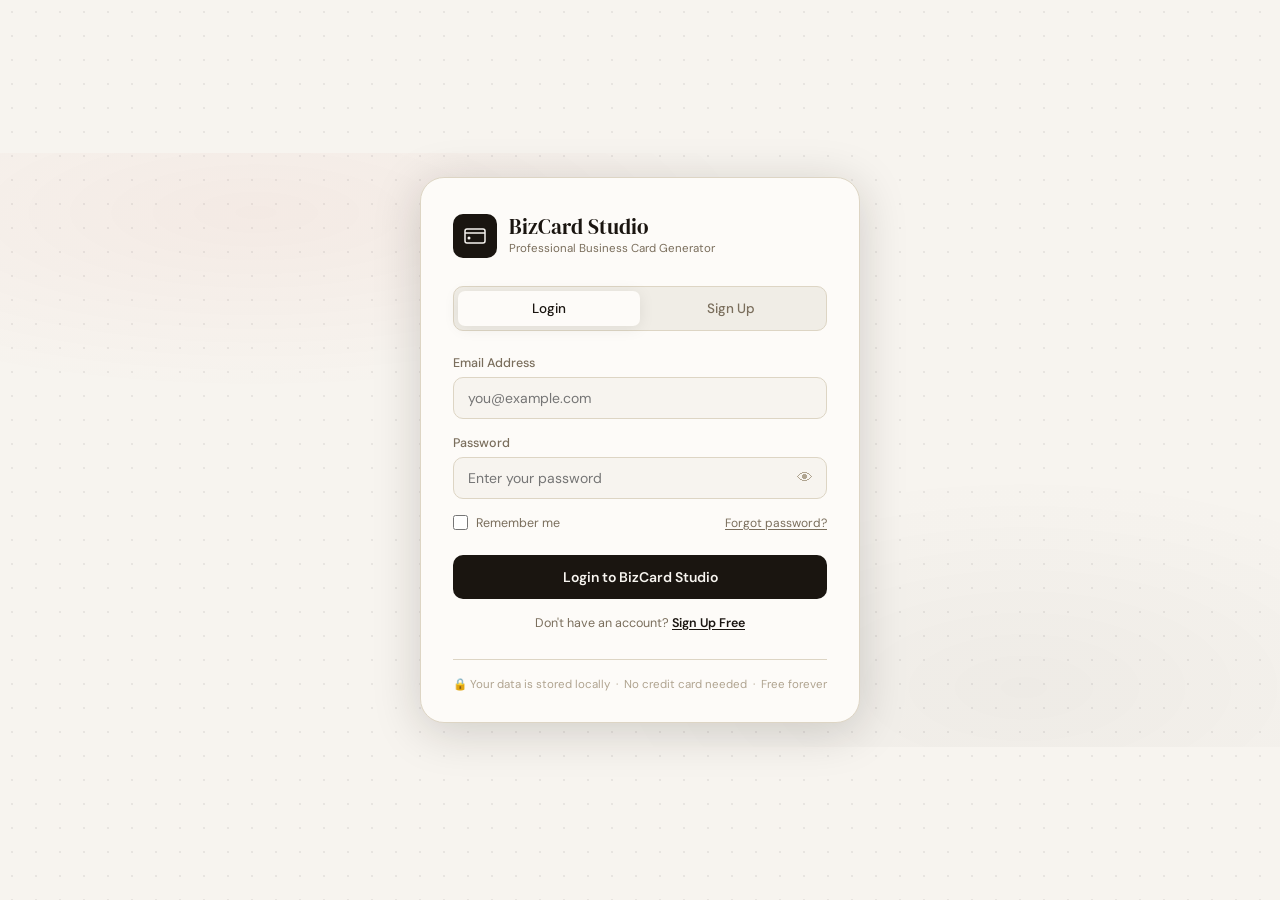
<file: Index.html>
<!DOCTYPE html>
<html lang="en">
<head>
  <meta charset="UTF-8" />
  <meta name="viewport" content="width=device-width, initial-scale=1.0" />
  <title>BizCard Studio — Login</title>
  <link href="https://fonts.googleapis.com/css2?family=DM+Serif+Display:ital@0;1&family=DM+Sans:wght@300;400;500;600&display=swap" rel="stylesheet" />
  <link rel="stylesheet" href="style.css" />
</head>
<body class="auth-page">

  <div class="auth-overlay">
    <div class="auth-card">

      <!-- Logo -->
      <div class="auth-logo">
        <div class="logo-box">
          <svg viewBox="0 0 24 24" xmlns="http://www.w3.org/2000/svg">
            <rect x="2" y="5" width="20" height="14" rx="2" fill="none" stroke="#F7F4EF" stroke-width="1.5"/>
            <line x1="2" y1="9" x2="22" y2="9" stroke="#F7F4EF" stroke-width="1.5"/>
            <circle cx="6" cy="14" r="1.5" fill="#F7F4EF"/>
          </svg>
        </div>
        <div>
          <div class="auth-brand-name">BizCard Studio</div>
          <div class="auth-brand-sub">Professional Business Card Generator</div>
        </div>
      </div>

      <!-- Tab Switcher -->
      <div class="auth-tabs">
        <button class="auth-tab active" id="tabLogin">Login</button>
        <button class="auth-tab" id="tabSignup" onclick="window.location.href='signup.html'">Sign Up</button>
      </div>

      <!-- Message Box -->
      <div class="auth-message" id="authMessage"></div>

      <!-- LOGIN FORM -->
      <form id="loginForm" class="auth-form" onsubmit="handleLogin(event)">

        <div class="auth-field">
          <label for="loginEmail">Email Address</label>
          <input type="email" id="loginEmail" placeholder="you@example.com" required autocomplete="email" />
        </div>

        <div class="auth-field">
          <label for="loginPassword">Password</label>
          <div class="password-wrap">
            <input type="password" id="loginPassword" placeholder="Enter your password" required autocomplete="current-password" />
            <button type="button" class="toggle-pw" onclick="togglePassword('loginPassword', this)">👁</button>
          </div>
        </div>

        <div class="auth-remember-row">
          <label class="checkbox-label">
            <input type="checkbox" id="rememberMe" />
            <span>Remember me</span>
          </label>
          <button type="button" class="forgot-link" onclick="showForgotMessage()">Forgot password?</button>
        </div>

        <button type="submit" class="auth-submit-btn" id="loginBtn">
          Login to BizCard Studio
        </button>

        <p class="auth-switch-text">
          Don't have an account?
          <button type="button" onclick="window.location.href='signup.html'">Sign Up Free</button>
        </p>

      </form>

      <!-- Footer Strip -->
      <div class="auth-footer-strip">
        🔒 Your data is stored locally &nbsp;·&nbsp; No credit card needed &nbsp;·&nbsp; Free forever
      </div>

    </div>
  </div>

  <script src="script.js"></script>
  <script>
    // Redirect to app if already logged in
    document.addEventListener('DOMContentLoaded', function () {
      var raw = localStorage.getItem('bizcardSession') || sessionStorage.getItem('bizcardSession');
      if (raw) {
        try {
          var session = JSON.parse(raw);
          if (session && session.email) {
            window.location.href = 'app.html';
          }
        } catch (e) {}
      }
    });
  </script>
</body>
</html>
</file>
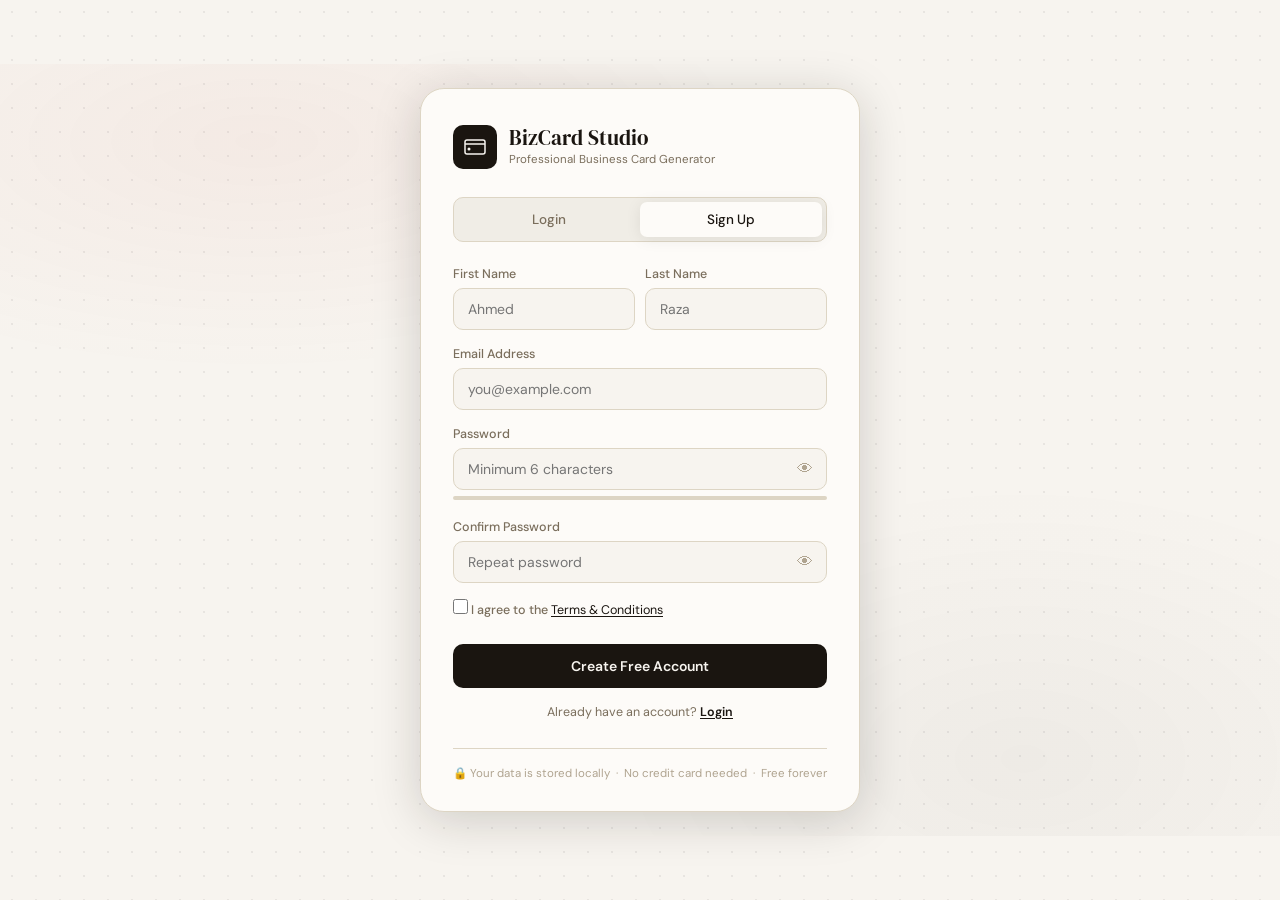
<file: signup.html>
<!DOCTYPE html>
<html lang="en">
<head>
  <meta charset="UTF-8" />
  <meta name="viewport" content="width=device-width, initial-scale=1.0" />
  <title>BizCard Studio — Sign Up</title>
  <link href="https://fonts.googleapis.com/css2?family=DM+Serif+Display:ital@0;1&family=DM+Sans:wght@300;400;500;600&display=swap" rel="stylesheet" />
  <link rel="stylesheet" href="style.css" />
</head>
<body class="auth-page">

  <div class="auth-overlay">
    <div class="auth-card">

      <!-- Logo -->
      <div class="auth-logo">
        <div class="logo-box">
          <svg viewBox="0 0 24 24" xmlns="http://www.w3.org/2000/svg">
            <rect x="2" y="5" width="20" height="14" rx="2" fill="none" stroke="#F7F4EF" stroke-width="1.5"/>
            <line x1="2" y1="9" x2="22" y2="9" stroke="#F7F4EF" stroke-width="1.5"/>
            <circle cx="6" cy="14" r="1.5" fill="#F7F4EF"/>
          </svg>
        </div>
        <div>
          <div class="auth-brand-name">BizCard Studio</div>
          <div class="auth-brand-sub">Professional Business Card Generator</div>
        </div>
      </div>

      <!-- Tab Switcher -->
      <div class="auth-tabs">
        <button class="auth-tab" id="tabLogin" onclick="window.location.href='index.html'">Login</button>
        <button class="auth-tab active" id="tabSignup">Sign Up</button>
      </div>

      <!-- Message Box -->
      <div class="auth-message" id="authMessage"></div>

      <!-- SIGNUP FORM -->
      <form id="signupForm" class="auth-form" onsubmit="handleSignup(event)">

        <div class="auth-field-row">
          <div class="auth-field">
            <label for="signupFirstName">First Name</label>
            <input type="text" id="signupFirstName" placeholder="Ahmed" required maxlength="30" />
          </div>
          <div class="auth-field">
            <label for="signupLastName">Last Name</label>
            <input type="text" id="signupLastName" placeholder="Raza" maxlength="30" />
          </div>
        </div>

        <div class="auth-field">
          <label for="signupEmail">Email Address</label>
          <input type="email" id="signupEmail" placeholder="you@example.com" required autocomplete="email" />
        </div>

        <div class="auth-field">
          <label for="signupPassword">Password</label>
          <div class="password-wrap">
            <input type="password" id="signupPassword" placeholder="Minimum 6 characters" required minlength="6" autocomplete="new-password" />
            <button type="button" class="toggle-pw" onclick="togglePassword('signupPassword', this)">👁</button>
          </div>
          <div class="pw-strength-wrap">
            <div class="pw-strength-bar" id="pwStrengthBar"></div>
          </div>
          <div class="pw-strength-label" id="pwStrengthLabel"></div>
        </div>

        <div class="auth-field">
          <label for="signupConfirm">Confirm Password</label>
          <div class="password-wrap">
            <input type="password" id="signupConfirm" placeholder="Repeat password" required autocomplete="new-password" />
            <button type="button" class="toggle-pw" onclick="togglePassword('signupConfirm', this)">👁</button>
          </div>
        </div>

        <div class="auth-field">
          <label class="checkbox-label">
            <input type="checkbox" id="agreeTerms" required />
            <span>I agree to the <button type="button" class="terms-link">Terms &amp; Conditions</button></span>
          </label>
        </div>

        <button type="submit" class="auth-submit-btn" id="signupBtn">
          Create Free Account
        </button>

        <p class="auth-switch-text">
          Already have an account?
          <button type="button" onclick="window.location.href='index.html'">Login</button>
        </p>

      </form>

      <!-- Footer Strip -->
      <div class="auth-footer-strip">
        🔒 Your data is stored locally &nbsp;·&nbsp; No credit card needed &nbsp;·&nbsp; Free forever
      </div>

    </div>
  </div>

  <script src="script.js"></script>
  <script>
    // Password strength listener
    document.addEventListener('DOMContentLoaded', function () {
      var signupPw = document.getElementById('signupPassword');
      if (signupPw) {
        signupPw.addEventListener('input', function () {
          checkPasswordStrength(this.value);
        });
      }
    });
  </script>
</body>
</html>
</file>
<file: style.css>
/* ============================================================
   style.css  —  BizCard Studio
   ============================================================ */

/* ============================================================
   1.  CSS VARIABLES
   ============================================================ */
:root {
  --bg:        #F7F4EF;
  --surface:   #FDFBF8;
  --surface2:  #F0EDE6;
  --surface3:  #E8E2D6;
  --ink:       #1A1510;
  --ink2:      #3D3628;
  --ink3:      #7A6E5C;
  --ink4:      #B0A490;
  --border:    #DDD5C4;
  --border2:   #C8BDA8;
  --accent:        #1A1510;
  --accent-hover:  #3D3628;
  --red:         #C0392B;
  --red-pale:    #FAE8E6;
  --green:       #27AE60;
  --green-pale:  #E6F5EC;
  --yellow:      #F39C12;
  --yellow-pale: #FEF5E5;
  --radius:    10px;
  --radius-lg: 18px;
  --radius-xl: 24px;
  --shadow:    0 2px 16px rgba(26, 21, 16, 0.08);
  --shadow-md: 0 4px 24px rgba(26, 21, 16, 0.12);
  --shadow-lg: 0 8px 48px rgba(26, 21, 16, 0.18);
  --nav-h: 58px;
}

/* ============================================================
   2.  RESET & BASE
   ============================================================ */
*, *::before, *::after { box-sizing: border-box; margin: 0; padding: 0; }
html { scroll-behavior: smooth; font-size: 16px; }
body {
  font-family: 'DM Sans', sans-serif;
  background: var(--bg);
  color: var(--ink);
  min-height: 100vh;
  overflow-x: hidden;
  -webkit-font-smoothing: antialiased;
}
button { font-family: 'DM Sans', sans-serif; cursor: pointer; }
input, select, textarea { font-family: 'DM Sans', sans-serif; }

/* ============================================================
   3.  BACKGROUND DOT PATTERN
   ============================================================ */
body::before {
  content: '';
  position: fixed;
  inset: 0;
  z-index: 0;
  pointer-events: none;
  background-image: radial-gradient(circle, rgba(26, 21, 16, 0.065) 1px, transparent 1px);
  background-size: 24px 24px;
}

/* ============================================================
   4.  AUTH OVERLAY & CARD
   ============================================================ */
.auth-page { display: flex; align-items: center; justify-content: center; min-height: 100vh; }

.auth-overlay {
  position: relative;
  z-index: 1;
  display: flex;
  align-items: center;
  justify-content: center;
  padding: 1.5rem;
  width: 100%;
  background-image:
    radial-gradient(ellipse 70% 50% at 20% 10%, rgba(192, 57, 43, 0.05) 0%, transparent 60%),
    radial-gradient(ellipse 60% 60% at 80% 90%, rgba(26, 21, 16, 0.04) 0%, transparent 60%);
}

.auth-card {
  background: var(--surface);
  border: 1px solid var(--border);
  border-radius: var(--radius-xl);
  box-shadow: var(--shadow-lg);
  width: 100%;
  max-width: 440px;
  padding: 2.25rem 2rem 1.75rem;
  position: relative;
  z-index: 1;
  animation: slideUp 0.4s ease forwards;
}

/* ============================================================
   5.  AUTH LOGO
   ============================================================ */
.auth-logo { display: flex; align-items: center; gap: 12px; margin-bottom: 1.75rem; }

.logo-box {
  width: 44px; height: 44px;
  background: var(--accent);
  border-radius: 10px;
  display: flex; align-items: center; justify-content: center;
  flex-shrink: 0;
}
.logo-box svg { width: 24px; height: 24px; }

.logo-sm { width: 34px; height: 34px; border-radius: 8px; }
.logo-sm svg { width: 18px; height: 18px; }

.auth-brand-name { font-family: 'DM Serif Display', serif; font-size: 1.3rem; color: var(--ink); line-height: 1.1; }
.auth-brand-sub  { font-size: 11.5px; color: var(--ink3); margin-top: 2px; }

/* ============================================================
   6.  AUTH TABS
   ============================================================ */
.auth-tabs {
  display: flex;
  background: var(--surface2);
  border: 1px solid var(--border);
  border-radius: var(--radius);
  padding: 4px;
  margin-bottom: 1.5rem;
}
.auth-tab {
  flex: 1; padding: 9px 12px; border: none;
  border-radius: 7px; background: transparent;
  color: var(--ink3); font-size: 13.5px; font-weight: 500;
  cursor: pointer; transition: all 0.2s;
}
.auth-tab.active { background: var(--surface); color: var(--ink); box-shadow: var(--shadow); }
.auth-tab:hover:not(.active) { color: var(--ink2); }

/* ============================================================
   7.  AUTH FORMS
   ============================================================ */
.auth-form { display: flex; flex-direction: column; }
.auth-field { margin-bottom: 1rem; }
.auth-field label { display: block; font-size: 12.5px; font-weight: 500; color: var(--ink3); margin-bottom: 6px; }

.auth-field input[type="text"],
.auth-field input[type="email"],
.auth-field input[type="password"] {
  width: 100%; padding: 11px 14px;
  background: var(--bg); border: 1.5px solid var(--border);
  border-radius: var(--radius); font-size: 14px; color: var(--ink);
  outline: none; transition: border-color 0.2s, background 0.2s, box-shadow 0.2s;
}
.auth-field input:focus {
  border-color: var(--accent); background: var(--surface);
  box-shadow: 0 0 0 3px rgba(26, 21, 16, 0.06);
}
.auth-field input.input-error { border-color: var(--red); background: var(--red-pale); }

.auth-field-row { display: grid; grid-template-columns: 1fr 1fr; gap: 10px; }

.auth-remember-row {
  display: flex; align-items: center;
  justify-content: space-between; margin-bottom: 1.25rem;
}

.auth-message { display: none; padding: 10px 14px; border-radius: var(--radius); font-size: 13px; margin-bottom: 1rem; line-height: 1.5; }
.auth-message.error   { display: block; background: var(--red-pale);    color: var(--red);   border: 1px solid rgba(192,57,43,0.25); }
.auth-message.success { display: block; background: var(--green-pale);  color: var(--green); border: 1px solid rgba(39,174,96,0.25); }
.auth-message.info    { display: block; background: var(--yellow-pale); color: #7D5A0A;      border: 1px solid rgba(243,156,18,0.25); }

/* ============================================================
   8.  PASSWORD TOGGLE & STRENGTH BAR
   ============================================================ */
.password-wrap { position: relative; }
.password-wrap input { padding-right: 44px; }

.toggle-pw {
  position: absolute; right: 10px; top: 50%; transform: translateY(-50%);
  background: none; border: none; cursor: pointer;
  font-size: 16px; color: var(--ink4); padding: 4px; line-height: 1;
  transition: color 0.15s;
}
.toggle-pw:hover { color: var(--ink2); }

.pw-strength-wrap { height: 4px; background: var(--border); border-radius: 99px; margin-top: 6px; overflow: hidden; }
.pw-strength-bar  { height: 100%; border-radius: 99px; width: 0%; transition: width 0.3s ease, background 0.3s; }
.pw-strength-bar.weak   { width: 25%; background: var(--red); }
.pw-strength-bar.fair   { width: 50%; background: var(--yellow); }
.pw-strength-bar.good   { width: 75%; background: #3498DB; }
.pw-strength-bar.strong { width: 100%; background: var(--green); }
.pw-strength-label { font-size: 11px; color: var(--ink4); margin-top: 3px; }

/* ============================================================
   9.  AUTH BUTTONS & LINKS
   ============================================================ */
.auth-submit-btn {
  width: 100%; padding: 13px 20px;
  background: var(--accent); color: #F7F4EF;
  border: none; border-radius: var(--radius);
  font-size: 14px; font-weight: 600; cursor: pointer;
  transition: background 0.2s, transform 0.1s, box-shadow 0.2s;
  margin-top: 0.25rem; margin-bottom: 1rem;
}
.auth-submit-btn:hover  { background: var(--accent-hover); box-shadow: 0 4px 14px rgba(26,21,16,0.28); transform: translateY(-1px); }
.auth-submit-btn:active { transform: scale(0.98); }
.auth-submit-btn.loading { opacity: 0.7; pointer-events: none; }

.auth-switch-text { font-size: 12.5px; color: var(--ink3); text-align: center; margin-bottom: 0.5rem; }
.auth-switch-text button { background: none; border: none; color: var(--ink); font-weight: 600; font-size: 12.5px; cursor: pointer; text-decoration: underline; text-underline-offset: 2px; }

.forgot-link { background: none; border: none; color: var(--ink3); font-size: 12px; cursor: pointer; text-decoration: underline; text-underline-offset: 2px; }
.forgot-link:hover { color: var(--ink); }

.terms-link { background: none; border: none; color: var(--ink); font-size: inherit; font-family: inherit; cursor: pointer; text-decoration: underline; text-underline-offset: 2px; padding: 0; }

.checkbox-label { display: flex; align-items: center; gap: 8px; font-size: 12.5px; color: var(--ink3); cursor: pointer; user-select: none; }
.checkbox-label input[type="checkbox"] { width: 15px; height: 15px; cursor: pointer; accent-color: var(--accent); }

/* ============================================================
   10. AUTH FOOTER STRIP
   ============================================================ */
.auth-footer-strip { margin-top: 1.25rem; padding-top: 1rem; border-top: 1px solid var(--border); font-size: 11.5px; color: var(--ink4); text-align: center; line-height: 1.6; }

/* ============================================================
   11. TOP NAVIGATION BAR
   ============================================================ */
.top-nav {
  height: var(--nav-h);
  background: var(--accent);
  border-bottom: 1px solid rgba(255,255,255,0.08);
  display: flex; align-items: center; justify-content: space-between;
  padding: 0 1.5rem;
  position: sticky; top: 0; z-index: 100; gap: 1rem;
}
.nav-logo     { display: flex; align-items: center; gap: 10px; flex-shrink: 0; }
.nav-brand    { font-family: 'DM Serif Display', serif; font-size: 1.1rem; color: #F7F4EF; }
.nav-brand span { color: rgba(247,244,239,0.55); }
.nav-center   { flex: 1; text-align: center; }
.nav-page-title { font-size: 12.5px; font-weight: 500; color: rgba(247,244,239,0.55); text-transform: uppercase; letter-spacing: 0.1em; }
.nav-right    { display: flex; align-items: center; gap: 12px; flex-shrink: 0; }
.nav-user-info { display: flex; align-items: center; gap: 10px; }
.nav-greeting { font-size: 13px; color: rgba(247,244,239,0.70); }
.nav-avatar   { width: 32px; height: 32px; border-radius: 50%; background: rgba(247,244,239,0.15); border: 1.5px solid rgba(247,244,239,0.25); color: #F7F4EF; font-size: 13px; font-weight: 600; display: flex; align-items: center; justify-content: center; text-transform: uppercase; flex-shrink: 0; }
.nav-logout-btn { padding: 7px 14px; background: rgba(247,244,239,0.10); border: 1px solid rgba(247,244,239,0.18); border-radius: 8px; color: rgba(247,244,239,0.80); font-size: 12.5px; font-weight: 500; cursor: pointer; transition: all 0.15s; }
.nav-logout-btn:hover { background: rgba(247,244,239,0.18); color: #F7F4EF; }

/* ============================================================
   12. MAIN APP LAYOUT
   ============================================================ */
.app { position: relative; z-index: 1; display: grid; grid-template-columns: 400px 1fr; height: calc(100vh - var(--nav-h)); }

/* ============================================================
   13. LEFT PANEL
   ============================================================ */
.panel { background: var(--surface); border-right: 1px solid var(--border); overflow-y: auto; height: 100%; display: flex; flex-direction: column; }
.panel::-webkit-scrollbar       { width: 3px; }
.panel::-webkit-scrollbar-track { background: transparent; }
.panel::-webkit-scrollbar-thumb { background: var(--border2); border-radius: 99px; }

/* ============================================================
   14. SECTION BLOCKS
   ============================================================ */
.section { padding: 1.25rem 1.5rem; border-bottom: 1px solid var(--border); }
.section:last-child { border-bottom: none; }
.sec-title { font-size: 10.5px; font-weight: 600; text-transform: uppercase; letter-spacing: 0.1em; color: var(--ink3); margin-bottom: 1rem; display: flex; align-items: center; gap: 7px; }
.sec-title::before { content: ''; display: block; width: 14px; height: 1.5px; background: var(--ink); border-radius: 99px; }

/* ============================================================
   15. FORM ELEMENTS
   ============================================================ */
.field { margin-bottom: 0.9rem; }
.field label { display: block; font-size: 12px; font-weight: 500; color: var(--ink3); margin-bottom: 5px; }
.field input, .field select { width: 100%; padding: 9px 12px; background: var(--bg); border: 1px solid var(--border); border-radius: var(--radius); font-size: 13.5px; color: var(--ink); outline: none; transition: border-color 0.2s, background 0.2s; }
.field input:focus, .field select:focus { border-color: var(--ink); background: var(--surface); }
.field select { appearance: none; -webkit-appearance: none; cursor: pointer; background-image: url("data:image/svg+xml,%3Csvg xmlns='http://www.w3.org/2000/svg' width='10' height='6'%3E%3Cpath d='M0 0l5 6 5-6z' fill='%237A6E5C'/%3E%3C/svg%3E"); background-repeat: no-repeat; background-position: right 12px center; padding-right: 32px; }
.field input[type="color"] { height: 38px; padding: 3px 6px; cursor: pointer; border-radius: var(--radius); }
.field-row { display: grid; grid-template-columns: 1fr 1fr; gap: 8px; }

/* ============================================================
   16. TEMPLATE PICKER
   ============================================================ */
.tpl-grid { display: grid; grid-template-columns: repeat(3, 1fr); gap: 8px; }
.tpl-thumb { border: 2px solid var(--border); border-radius: var(--radius); overflow: hidden; cursor: pointer; transition: border-color 0.15s, transform 0.12s; aspect-ratio: 1.75; position: relative; }
.tpl-thumb:hover { transform: translateY(-2px); border-color: var(--border2); }
.tpl-thumb.selected { border-color: var(--ink); border-width: 2.5px; }
.tpl-preview { width: 100%; height: 100%; position: relative; overflow: hidden; }
.tpl-label { position: absolute; bottom: 0; left: 0; right: 0; background: rgba(26,21,16,0.72); color: #fff; font-size: 9px; text-align: center; padding: 3px 0; letter-spacing: 0.05em; text-transform: uppercase; font-weight: 500; }
.tpl-thumb.selected .tpl-label { background: var(--ink); }

/* ============================================================
   17. BUTTONS
   ============================================================ */
.btn { display: inline-flex; align-items: center; justify-content: center; gap: 7px; padding: 10px 20px; border-radius: var(--radius); border: 1.5px solid transparent; font-size: 13px; font-weight: 500; cursor: pointer; transition: all 0.15s; white-space: nowrap; line-height: 1; }
.btn-dark { background: var(--ink); color: #F7F4EF; border-color: var(--ink); }
.btn-dark:hover { background: var(--ink2); transform: translateY(-1px); box-shadow: 0 4px 14px rgba(26,21,16,0.25); }
.btn-dark:active { transform: scale(0.97); }
.btn-ghost { background: transparent; color: var(--ink2); border-color: var(--border); }
.btn-ghost:hover { border-color: var(--ink); background: var(--surface2); }
.btn-outline-red { background: transparent; color: var(--red); border: 1.5px solid rgba(192,57,43,0.30); }
.btn-outline-red:hover { background: var(--red-pale); border-color: var(--red); }
.btn-full { width: 100%; }
.btn-sm   { padding: 7px 14px; font-size: 12px; }
.action-row { display: flex; gap: 8px; }

/* ============================================================
   18. RIGHT PANEL
   ============================================================ */
.preview-panel { display: flex; flex-direction: column; background: var(--bg); height: 100%; overflow-y: auto; }
.preview-bar { padding: 1rem 2rem; border-bottom: 1px solid var(--border); display: flex; align-items: center; justify-content: space-between; gap: 1rem; background: var(--surface); flex-wrap: wrap; flex-shrink: 0; }
.preview-bar-title { font-family: 'DM Serif Display', serif; font-size: 1rem; color: var(--ink); }
.preview-bar-sub { font-size: 11.5px; color: var(--ink3); margin-top: 1px; }

/* ============================================================
   19. VIEW TABS
   ============================================================ */
.view-tabs { display: flex; gap: 4px; }
.view-tab { padding: 7px 14px; border-radius: 8px; border: 1px solid transparent; background: transparent; color: var(--ink3); font-size: 12px; font-weight: 500; cursor: pointer; transition: all 0.15s; }
.view-tab.active { background: var(--surface2); border-color: var(--border); color: var(--ink); }
.view-tab:hover:not(.active) { color: var(--ink2); background: var(--surface2); }

/* ============================================================
   20. CANVAS AREA
   ============================================================ */
.canvas-area { flex: 1; display: flex; flex-direction: column; align-items: center; justify-content: center; padding: 3rem 2rem; gap: 2rem; overflow-y: auto; }
.card-wrapper { position: relative; filter: drop-shadow(0 12px 36px rgba(26,21,16,0.20)); transition: transform 0.3s; }
.card-wrapper:hover { transform: translateY(-4px) rotate(0.4deg); }
.card-side-label { font-size: 10.5px; color: var(--ink3); text-align: center; margin-bottom: 6px; font-weight: 500; text-transform: uppercase; letter-spacing: 0.06em; }
.card-flip-area { display: flex; gap: 24px; align-items: flex-start; flex-wrap: wrap; justify-content: center; }

/* ============================================================
   21. CARD SHELL
   ============================================================ */
#bizCard { width: 380px; height: 217px; position: relative; overflow: hidden; border-radius: 8px; transition: all 0.3s; }

/* ============================================================
   22. TEMPLATE 1 — Minimal Mono
   ============================================================ */
.tpl-1 { background: #FDFBF8; font-family: 'DM Sans', sans-serif; }
.tpl-1 .t-accent-bar { position: absolute; left: 0; top: 0; bottom: 0; width: 5px; }
.tpl-1 .t-name    { position: absolute; left: 28px; top: 30px; font-size: 20px; font-weight: 600; color: #1A1510; line-height: 1.1; }
.tpl-1 .t-role    { position: absolute; left: 28px; top: 68px; font-size: 10px; text-transform: uppercase; letter-spacing: 0.12em; color: #7A6E5C; }
.tpl-1 .t-company { position: absolute; left: 28px; top: 84px; font-size: 11px; font-weight: 500; color: #3D3628; }
.tpl-1 .t-divider { position: absolute; left: 28px; top: 105px; width: 40px; height: 1.5px; }
.tpl-1 .t-phone   { position: absolute; left: 28px; top: 118px; font-size: 9.5px; color: #7A6E5C; }
.tpl-1 .t-email   { position: absolute; left: 28px; top: 133px; font-size: 9.5px; color: #7A6E5C; }
.tpl-1 .t-website { position: absolute; left: 28px; top: 148px; font-size: 9.5px; color: #7A6E5C; }
.tpl-1 .t-qr      { position: absolute; right: 24px; bottom: 20px; }

/* ============================================================
   23. TEMPLATE 2 — Dark Luxury
   ============================================================ */
.tpl-2 { background: #1A1510; font-family: 'DM Serif Display', serif; }
.tpl-2 .t-geo { position: absolute; right: -20px; top: -20px; width: 130px; height: 130px; border-radius: 50%; opacity: 0.07; }
.tpl-2 .t-name { position: absolute; left: 28px; top: 32px; font-size: 22px; color: #F7F4EF; line-height: 1.1; font-family: 'DM Serif Display', serif; }
.tpl-2 .t-name em { font-style: italic; }
.tpl-2 .t-role    { position: absolute; left: 28px; top: 82px; font-size: 9px; text-transform: uppercase; letter-spacing: 0.18em; color: #B0A490; font-family: 'DM Sans', sans-serif; }
.tpl-2 .t-company { position: absolute; left: 28px; top: 98px; font-size: 11px; color: #C8BDA8; font-family: 'DM Sans', sans-serif; font-weight: 300; }
.tpl-2 .t-line    { position: absolute; right: 28px; top: 0; bottom: 0; width: 1px; background: rgba(255,255,255,0.10); }
.tpl-2 .t-contact-block { position: absolute; right: 44px; top: 50%; transform: translateY(-50%); text-align: right; }
.tpl-2 .t-phone, .tpl-2 .t-email, .tpl-2 .t-website { display: block; font-size: 9.5px; color: #B0A490; font-family: 'DM Sans', sans-serif; margin-bottom: 5px; }
.tpl-2 .t-dot { position: absolute; right: 24px; bottom: 24px; width: 8px; height: 8px; border-radius: 50%; }
.tpl-2 .t-qr  { position: absolute; left: 28px; bottom: 18px; }

/* ============================================================
   24. TEMPLATE 3 — Bold Brutalist
   ============================================================ */
.tpl-3 { background: #F7F4EF; font-family: 'Bebas Neue', sans-serif; }
.tpl-3 .t-topbar  { position: absolute; top: 0; left: 0; right: 0; height: 6px; }
.tpl-3 .t-name    { position: absolute; left: 20px; top: 20px; font-size: 34px; line-height: 0.95; color: #1A1510; letter-spacing: 0.02em; }
.tpl-3 .t-role    { position: absolute; left: 22px; top: 90px; font-size: 13px; color: #7A6E5C; font-family: 'DM Sans', sans-serif; font-weight: 300; text-transform: uppercase; letter-spacing: 0.10em; }
.tpl-3 .t-company { position: absolute; left: 22px; top: 108px; font-size: 11px; color: #1A1510; font-family: 'DM Sans', sans-serif; font-weight: 600; }
.tpl-3 .t-vline   { position: absolute; right: 130px; top: 20px; bottom: 20px; width: 2px; }
.tpl-3 .t-contact-block { position: absolute; right: 18px; top: 50%; transform: translateY(-50%); text-align: right; width: 110px; }
.tpl-3 .t-phone, .tpl-3 .t-email, .tpl-3 .t-website { display: block; font-size: 9px; color: #3D3628; font-family: 'DM Sans', sans-serif; margin-bottom: 5px; line-height: 1.4; }
.tpl-3 .t-qr { position: absolute; left: 22px; bottom: 16px; }

/* ============================================================
   25. TEMPLATE 4 — Classic Editorial
   ============================================================ */
.tpl-4 { background: #FDFBF8; font-family: 'Libre Baskerville', serif; }
.tpl-4 .t-corner-tl { position: absolute; top: 0; left: 0; width: 50px; height: 50px; border-right: 1.5px solid; border-bottom: 1.5px solid; }
.tpl-4 .t-corner-br { position: absolute; bottom: 0; right: 0; width: 50px; height: 50px; border-left: 1.5px solid; border-top: 1.5px solid; }
.tpl-4 .t-name    { position: absolute; left: 50%; top: 36px; transform: translateX(-50%); text-align: center; font-size: 18px; font-weight: 700; color: #1A1510; white-space: nowrap; }
.tpl-4 .t-ornament { position: absolute; left: 50%; top: 68px; transform: translateX(-50%); font-size: 16px; }
.tpl-4 .t-role    { position: absolute; left: 50%; top: 82px; transform: translateX(-50%); text-align: center; font-size: 9px; font-style: italic; color: #7A6E5C; white-space: nowrap; }
.tpl-4 .t-company { position: absolute; left: 50%; top: 98px; transform: translateX(-50%); text-align: center; font-size: 10px; font-family: 'DM Sans', sans-serif; font-weight: 600; text-transform: uppercase; letter-spacing: 0.08em; white-space: nowrap; }
.tpl-4 .t-hline   { position: absolute; left: 50%; top: 116px; transform: translateX(-50%); height: 1px; }
.tpl-4 .t-contact-row { position: absolute; left: 50%; bottom: 30px; transform: translateX(-50%); display: flex; gap: 14px; align-items: center; white-space: nowrap; }
.tpl-4 .t-phone, .tpl-4 .t-email, .tpl-4 .t-website { font-size: 9px; color: #7A6E5C; font-family: 'DM Sans', sans-serif; }
.tpl-4 .t-sep { font-size: 9px; color: #C8BDA8; }
.tpl-4 .t-qr  { position: absolute; right: 60px; bottom: 20px; }

/* ============================================================
   26. TEMPLATE 5 — Modern Split
   ============================================================ */
.tpl-5 { background: #FDFBF8; font-family: 'Josefin Sans', sans-serif; }
.tpl-5 .t-left-panel { position: absolute; left: 0; top: 0; bottom: 0; width: 165px; display: flex; flex-direction: column; justify-content: center; padding: 20px 18px; }
.tpl-5 .t-initial { font-size: 52px; font-weight: 300; line-height: 1; margin-bottom: 4px; letter-spacing: -2px; }
.tpl-5 .t-name    { font-size: 11px; font-weight: 600; letter-spacing: 0.12em; text-transform: uppercase; line-height: 1.3; }
.tpl-5 .t-role    { font-size: 9px; font-weight: 300; letter-spacing: 0.08em; text-transform: uppercase; margin-top: 4px; }
.tpl-5 .t-right-panel { position: absolute; left: 165px; right: 0; top: 0; bottom: 0; padding: 20px 18px; display: flex; flex-direction: column; justify-content: center; }
.tpl-5 .t-company { font-size: 13px; font-weight: 600; letter-spacing: 0.06em; text-transform: uppercase; margin-bottom: 10px; }
.tpl-5 .t-divider-h { height: 1.5px; width: 30px; margin-bottom: 10px; }
.tpl-5 .t-phone, .tpl-5 .t-email, .tpl-5 .t-website { display: block; font-size: 9px; color: #7A6E5C; font-weight: 300; letter-spacing: 0.04em; margin-bottom: 4px; }
.tpl-5 .t-qr { position: absolute; right: 14px; bottom: 14px; }

/* ============================================================
   27. TEMPLATE 6 — Urdu Inspired
   ============================================================ */
.tpl-6 { background: #F7F4EF; font-family: 'DM Serif Display', serif; }
.tpl-6 .t-border-frame { position: absolute; inset: 8px; border: 1px solid; border-radius: 4px; pointer-events: none; }
.tpl-6 .t-top-ornament { position: absolute; top: 18px; left: 50%; transform: translateX(-50%); font-size: 13px; letter-spacing: 0.3em; }
.tpl-6 .t-name-urdu { position: absolute; left: 50%; top: 36px; transform: translateX(-50%); text-align: center; font-family: 'DM Serif Display', serif; font-style: italic; font-size: 22px; line-height: 1.1; white-space: nowrap; }
.tpl-6 .t-role    { position: absolute; left: 50%; top: 76px; transform: translateX(-50%); text-align: center; font-size: 9px; text-transform: uppercase; letter-spacing: 0.15em; color: #7A6E5C; font-family: 'DM Sans', sans-serif; font-weight: 500; white-space: nowrap; }
.tpl-6 .t-company { position: absolute; left: 50%; top: 90px; transform: translateX(-50%); text-align: center; font-size: 10.5px; font-family: 'DM Sans', sans-serif; font-weight: 600; color: #3D3628; white-space: nowrap; }
.tpl-6 .t-wave    { position: absolute; left: 50%; top: 108px; transform: translateX(-50%); font-size: 14px; letter-spacing: 0.25em; }
.tpl-6 .t-contact-row { position: absolute; left: 50%; bottom: 28px; transform: translateX(-50%); display: flex; gap: 10px; align-items: center; white-space: nowrap; }
.tpl-6 .t-phone, .tpl-6 .t-email, .tpl-6 .t-website { font-size: 9px; color: #7A6E5C; font-family: 'DM Sans', sans-serif; }
.tpl-6 .t-sep { font-size: 8px; color: #C8BDA8; }
.tpl-6 .t-qr  { position: absolute; right: 20px; bottom: 18px; }

/* ============================================================
   28. TOAST
   ============================================================ */
.toast { position: fixed; bottom: 2rem; right: 2rem; background: var(--ink); color: #F7F4EF; border-radius: var(--radius); padding: 10px 18px; font-size: 13px; font-weight: 500; opacity: 0; transform: translateY(8px); transition: opacity 0.25s, transform 0.25s; z-index: 2000; pointer-events: none; box-shadow: var(--shadow-md); }
.toast.show { opacity: 1; transform: translateY(0); }
#qrRender { position: fixed; left: -9999px; top: 0; background: #fff; padding: 4px; }

/* ============================================================
   29. UTILITY
   ============================================================ */
.hidden { display: none !important; }

/* ============================================================
   30. ANIMATIONS
   ============================================================ */
@keyframes slideUp {
  from { opacity: 0; transform: translateY(20px); }
  to   { opacity: 1; transform: translateY(0); }
}
@keyframes fadeIn {
  from { opacity: 0; transform: translateY(8px); }
  to   { opacity: 1; transform: translateY(0); }
}
.fade-in { animation: fadeIn 0.3s ease forwards; }

/* ============================================================
   31. PRINT STYLES
   ============================================================ */
@media print {
  body         { background: #fff; }
  body::before { display: none; }
  .top-nav, .panel, .preview-bar { display: none !important; }
  .app         { grid-template-columns: 1fr; height: auto; }
  .preview-panel { height: auto; }
  .canvas-area { padding: 1rem; justify-content: flex-start; }
  #bizCard     { box-shadow: none !important; filter: none !important; }
}

/* ============================================================
   32. RESPONSIVE
   ============================================================ */
@media (max-width: 860px) {
  .app { grid-template-columns: 1fr; height: auto; }
  .panel { height: auto; max-height: none; overflow-y: visible; }
  .preview-panel { min-height: 60vh; height: auto; }
  #bizCard { width: 320px; height: 183px; }
  .auth-field-row { grid-template-columns: 1fr; }
  .nav-greeting, .nav-page-title { display: none; }
  .top-nav { padding: 0 1rem; }
}
</file>
